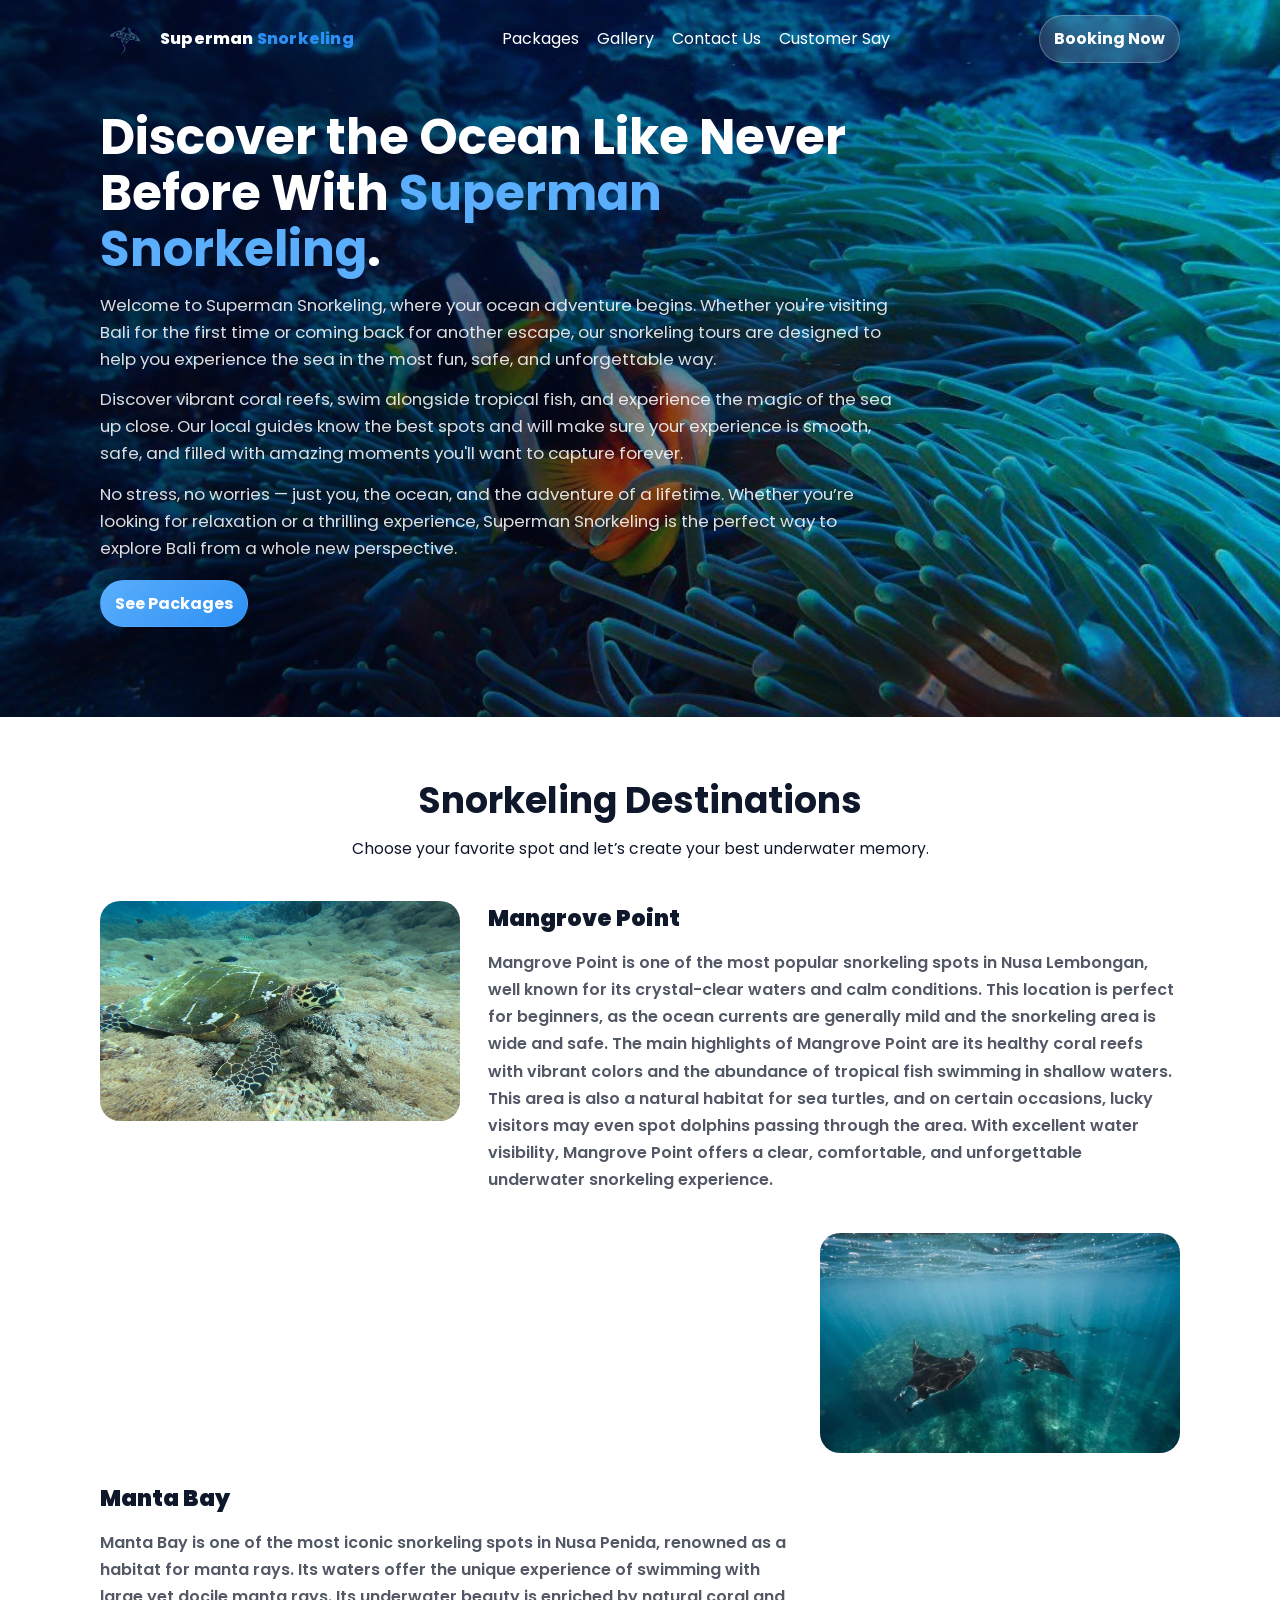
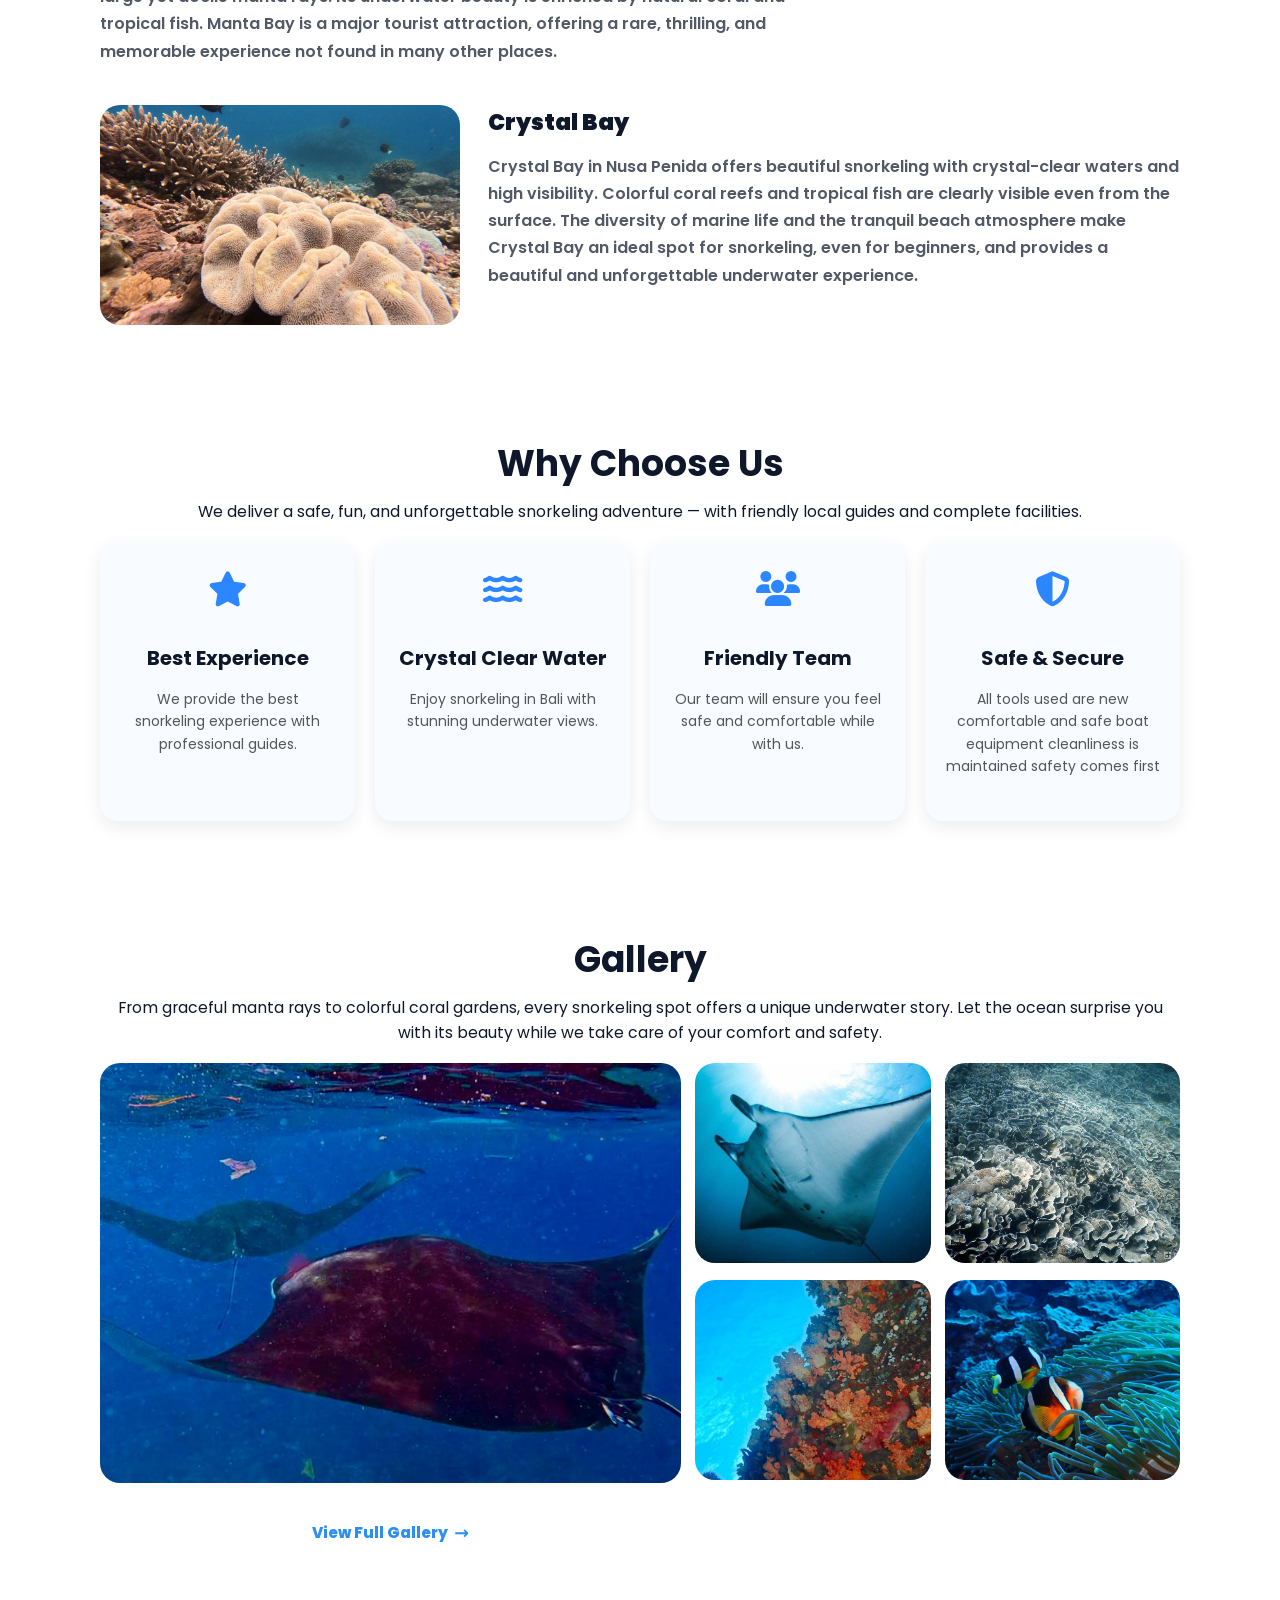
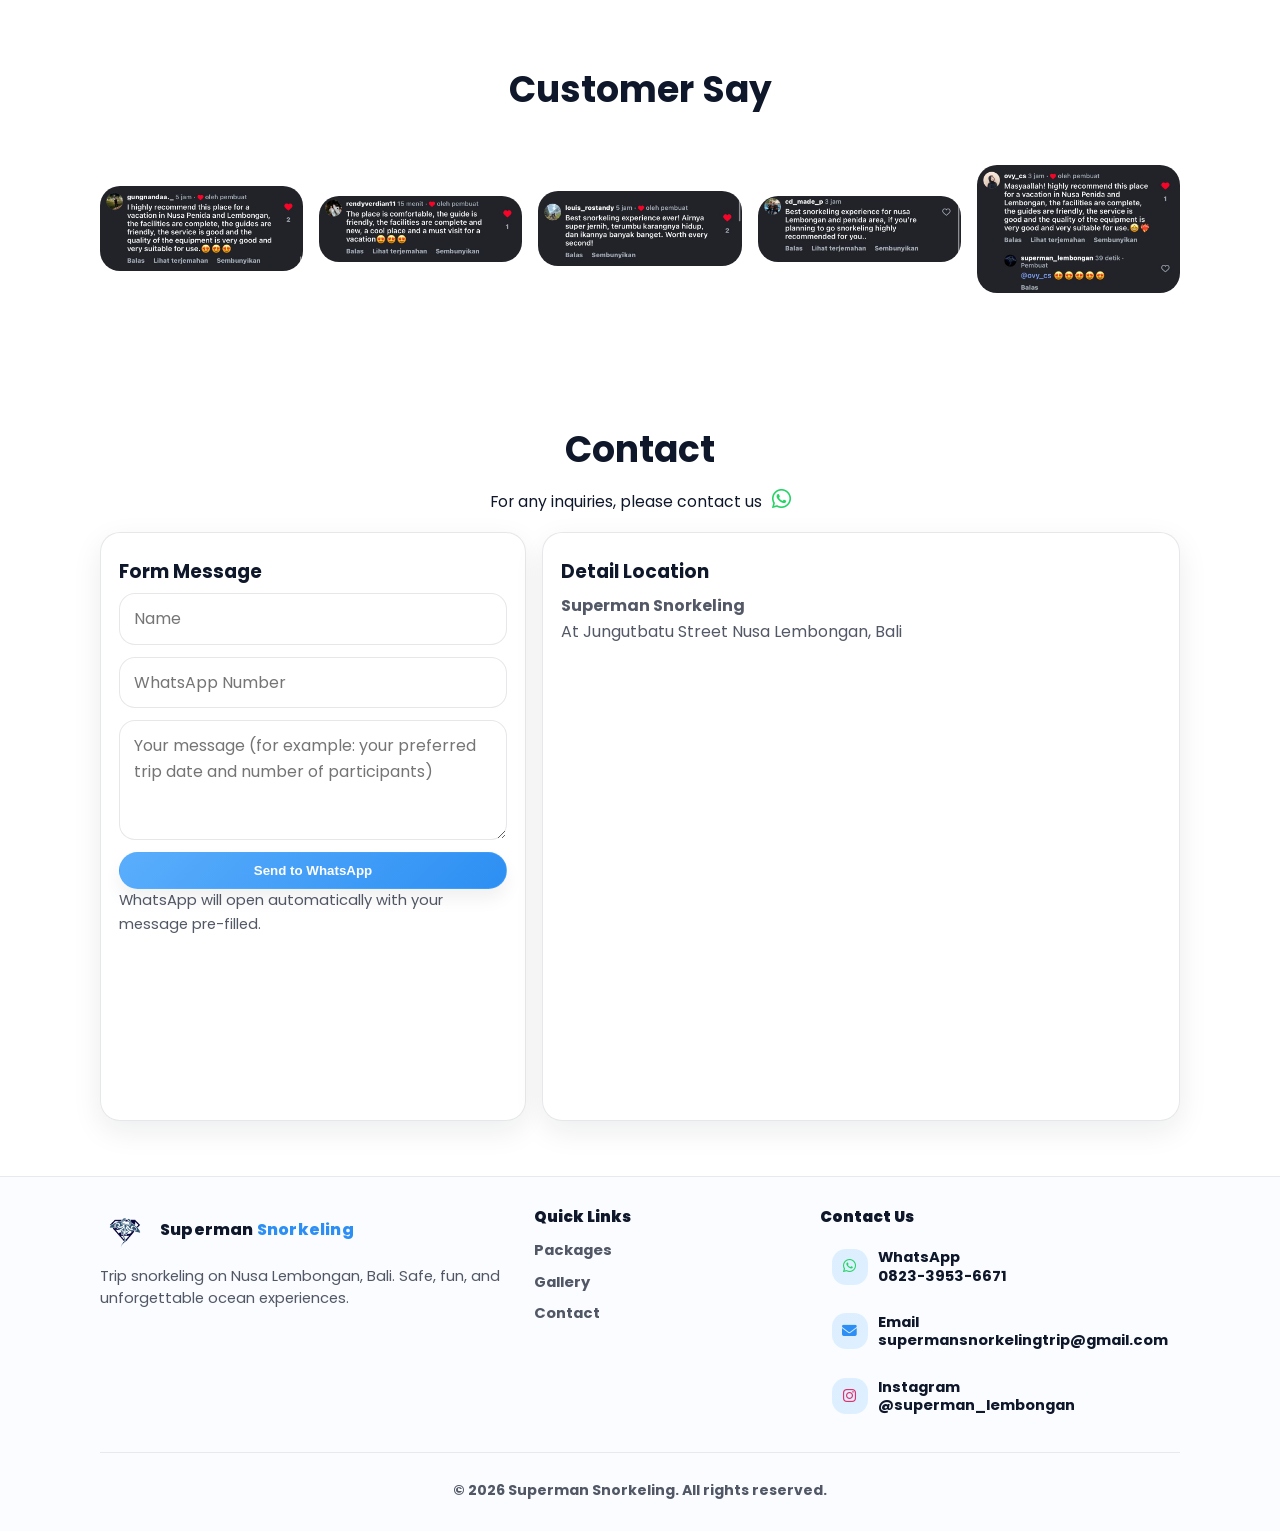
<file: index.html>
<!DOCTYPE html>
<html lang="id">
<head>
  <meta charset="UTF-8" />
  <meta name="viewport" content="width=device-width, initial-scale=1.0" />
  <title>Superman Snorkeling </title>
  <meta name="description" content="Superman Snorkeling menyediakan trip snorkeling di Nusa Lembongan, Bali." />
  <link rel="stylesheet" href="style.css" />
  <link rel="stylesheet" href="https://cdnjs.cloudflare.com/ajax/libs/font-awesome/6.5.0/css/all.min.css">
  <link rel="preconnect" href="https://fonts.googleapis.com">
  <link rel="preconnect" href="https://fonts.gstatic.com" crossorigin>
  <link href="https://fonts.googleapis.com/css2?family=Poppins:wght@400;600;700;800&display=swap" rel="stylesheet">

</head>
<body>
  <header>
    <div class="container">
      <div class="nav">
        <a class="brand" href="#home" aria-label="Superman Snorkeling">
          <span class="logo" aria-hidden="true">
            <img src="image/IMG_1567.PNG" alt="Superman Snorkeling Logo" width="40" height="40">
          </span>
          <span>
            Superman <span class="brand-accent">Snorkeling</span>
          </span>
        </a>

        <nav aria-label="Navigasi">
          <ul>
            <li><a href="packages.html">Packages</a></li>
            <li><a href="gallery.html">Gallery</a></li>
            <li><a href="#contact">Contact Us</a></li>
            <li><a href="#testimoni">Customer Say</a></li>
          </ul>
        </nav>

        <div class="actions">
          <a class="btn primary" href="#contact">Booking Now</a>
          <button class="btn icon menu-toggle" id="menuToggle" aria-label="Buka menu" aria-expanded="false">
            <span aria-hidden="true">☰</span>
          </button>
        </div>
      </div>

      <div class="mobile-menu" id="mobileMenu">
        <a href="packages.html">Packages</a>
        <a href="gallery.html">Gallery</a>
        <a href="#contact">Contact Us</a>
        <a href="#testimoni">Customer Say</a>
      </div>
    </div>
  </header>

  <main id="home">
    <!-- HERO -->
    <section class="hero hero-bg">

      <div class="hero-bg-slider hero-slider">
            <div class="slides">
              <img src="image/delapan.jpeg" alt="" class="active">
              <img src="image/sembilan.jpeg" alt="">
              <img src="image/tiga.jpeg" alt="">
              <img src="image/satu.jpeg" alt="">
            </div>
      </div>

      <div class="hero-overlay"></div>

      <div class="container hero-content">
        <div class="hero-text">
            <h1>Discover the Ocean Like Never Before With <span>Superman Snorkeling</span>.</h1>

            <p class="lead">Welcome to Superman Snorkeling, where your ocean adventure begins. Whether you're visiting Bali for the first time or coming back for another escape, our snorkeling tours are designed to help you experience the sea in the most fun, safe, and unforgettable way.</p> 
            <p class="lead">Discover vibrant coral reefs, swim alongside tropical fish, and experience the magic of the sea up close. Our local guides know the best spots and will make sure your experience is smooth, safe, and filled with amazing moments you'll want to capture forever.</p>
            <p class="lead">No stress, no worries — just you, the ocean, and the adventure of a lifetime. Whether you’re looking for relaxation or a thrilling experience, Superman Snorkeling is the perfect way to explore Bali from a whole new perspective.</p>
           
            <div class="hero-cta">
              <a class="btn primary" href="packages.html">See Packages</a>
            </div>
          </div>

      </div>
    </section>


<!--TEMPAT-->

    <!-- DESTINATIONS -->
    <section id="destinations" class="section">
      <div class="container">
        
        <div class="section-title">
          <h2>Snorkeling Destinations</h2>
          <p class="section-subtitle">
            Choose your favorite spot and let’s create your best underwater memory.
          </p>
        </div>

        <div class="destination">

          <!-- Card 1 -->
          <div class="destination-card dest-1">
            <img src="image/mangrove.jpeg" alt="Mangrove Point">
            <div class="destination-content">
              <h3>Mangrove Point</h3>
              <p>
                Mangrove Point is one of the most popular snorkeling spots in Nusa Lembongan, well known for its crystal-clear waters and calm conditions. This location is perfect for beginners, as the ocean currents are generally mild and the snorkeling area is wide and safe.
                The main highlights of Mangrove Point are its healthy coral reefs with vibrant colors and the abundance of tropical fish swimming in shallow waters. This area is also a natural habitat for sea turtles, and on certain occasions, lucky visitors may even spot dolphins passing through the area.
                With excellent water visibility, Mangrove Point offers a clear, comfortable, and unforgettable underwater snorkeling experience.
              </p>
            </div>
          </div>

          <!-- Card 2 -->
          <div class="destination-card dest-2">
            <img src="image/tiga.jpeg" alt="Manta Bay">
            <div class="destination-content">
              <h3>Manta Bay</h3>
              <p>
                Manta Bay is one of the most iconic snorkeling spots in Nusa Penida, renowned as a habitat for manta rays. 
                Its waters offer the unique experience of swimming with large yet docile manta rays. 
                Its underwater beauty is enriched by natural coral and tropical fish.
                Manta Bay is a major tourist attraction, offering a rare, thrilling, and memorable experience not found in many other places.
              </p>
            </div>
          </div>

          <!-- Card 3 -->
          <div class="destination-card dest-1">
            <img src="image/crystal.jpeg" alt="Crystal Bay">
            <div class="destination-content">
              <h3>Crystal Bay</h3>
              <p>
                Crystal Bay in Nusa Penida offers beautiful snorkeling with crystal-clear waters and high visibility. 
                Colorful coral reefs and tropical fish are clearly visible even from the surface. 
                The diversity of marine life and the tranquil beach atmosphere make Crystal Bay an ideal spot for snorkeling, even for beginners, and provides a beautiful and unforgettable underwater experience.
              </p>
            </div>
          </div>

        </div>

      </div>
    </section>


    <!--WHY CHOOSE US-->
    <section id="Why">
      <div class="container">
          <div class="section-title">
            <div>
              <h2>Why Choose Us</h2>
            </div>
             <p class="section-subtitle">
              We deliver a safe, fun, and unforgettable snorkeling adventure — with friendly local guides and complete facilities.             </p>
          </div>

        <div class="why-container">
          <div class="why-box">
            <i class="fas fa-star"></i>
            <h3>Best Experience</h3>
            <p>We provide the best snorkeling experience with professional guides.</p>
          </div>

          <div class="why-box">
            <i class="fas fa-water"></i>
            <h3>Crystal Clear Water</h3>
            <p>Enjoy snorkeling in Bali with stunning underwater views.</p>
          </div>

          <div class="why-box">
            <i class="fas fa-users"></i>
            <h3>Friendly Team</h3>
            <p>Our team will ensure you feel safe and comfortable while with us.</p>
          </div>

          <div class="why-box">
            <i class="fas fa-shield-alt"></i>
            <h3>Safe & Secure</h3>
            <p>All tools used are new comfortable and safe boat equipment cleanliness is maintained safety comes first</p>
          </div>
      </div>
    </section>



    <!-- GALLERY -->
    <section id="gallery">
      <div class="container">
        <div class="section-title">
          <div>
            <h2>Gallery</h2>
          </div>
          <p class="section-subtitle">
            From graceful manta rays to colorful coral gardens, every snorkeling spot offers a unique underwater story. Let the ocean surprise you with its beauty while we take care of your comfort and safety.
          </p>
        </div>

        <div class="gallery">
          <div class="big">
            <img src="image/dua.jpeg" alt="Main snorkeling photo in Nusa Lembongan">
          </div>

          <div class="gallery-smalls">
            <div class="small">
              <img src="image/empat.jpeg" alt="Snorkeling photo 2">
            </div>

            <div class="small">
              <img src="image/satu.jpeg" alt="Snorkeling photo 7">
            </div>

            <div class="small">
              <img src="image/tujuh.jpeg" alt="Snorkeling photo 7">
            </div>

            <div class="small">
              <img src="image/delapan.jpeg" alt="Snorkeling photo 6">
            </div>

          </div>

          <div class="center-btn">
            <a class="gallery-link" href="gallery.html">
              View Full Gallery <span aria-hidden="true">→</span>
            </a>
          </div>


        </div>
      </div>
    </section>



    
    <section id="testimoni">
      <div class="container">
        <div class="section-title">
          <div>
            <h2>Customer Say</h2>
          </div>
          <div class="testi">
            <div class="small">
              <img src="image/testi 1.jpeg" alt="testimoni says">
              <img src="image/testi 2.jpeg" alt="testimoni Customer">
              <img src="image/testi 3.jpeg" alt="testimoni snorkeling">
              <img src="image/testi 4.jpeg" alt="testimoni Customer">
              <img src="image/testi 5.jpeg" alt="testimoni snorkeling">
            </div>
          </div>
        </div>
      </div>
    </section>

    
    <!-- CONTACT -->
    <section id="contact">
      <div class="container">
        <div class="section-title">
          <div>
            <h2>Contact</h2>
            <div class="contact-subtitle">
              <p>For any inquiries, please contact us</p>
              <a href="https://wa.me/6282339536671" target="_blank" class="wa-icon">
                 <i class="fa-brands fa-whatsapp"></i>
              </a>
            </div>
          </div>
        </div>

        <div class="contact">
          
          <div class="card">
            <h3>Form Message</h3>
            <form id="contactForm">
              <input name="name" placeholder="Name" required />
              <input name="phone" placeholder="WhatsApp Number" required />
              <textarea name="message" placeholder="Your message (for example: your preferred trip date and number of participants)" required></textarea>
              <button class="btn primary" type="submit">Send to WhatsApp</button>
            </form>
            <p class="hint">WhatsApp will open automatically with your message pre-filled.</p>
          </div>

          <div class="card">
            <h3>Detail Location</h3>
            <p class="muted"><b>Superman Snorkeling</b></p>
            <p class="muted"> At Jungutbatu Street Nusa Lembongan, Bali</p>
            <div class="map-box">
              <iframe src="https://www.google.com/maps/embed?pb=!1m17!1m12!1m3!1d3944.2628666536066!2d115.44621987501456!3d-8.666532191381044!2m3!1f0!2f0!3f0!3m2!1i1024!2i768!4f13.1!3m2!1m1!2zOMKwMzknNTkuNSJTIDExNcKwMjYnNTUuNyJF!5e0!3m2!1sid!2sid!4v1767708345465!5m2!1sid!2sid" 
              width="600" 
              height="450" 
              style="border:0;" 
              allowfullscreen=""
              loading="lazy" 
              referrerpolicy="no-referrer-when-downgrade">
              </iframe>
            </div>
          </div>
        </div>
      </div>
    </section>
  </main>

  <footer class="footer">
        <div class="container">

          <div class="footer-grid">

            <!-- LEFT: BRAND -->
            <div class="footer-brand">
              <div class="brand">
                <span class="logo" aria-hidden="true">
                  <img src="image/IMG_1567.PNG" alt="Superman Snorkeling Logo" width="40" height="40">
                </span>
                <span>Superman <span class="brand-accent">Snorkeling</span></span>
              </div>
              <p class="footer-desc">
                Trip snorkeling on Nusa Lembongan, Bali. Safe, fun, and unforgettable ocean experiences.
              </p>
            </div>

            <!-- MIDDLE: QUICK LINKS -->
            <div class="footer-links">
              <h4>Quick Links</h4>
              <a href="packages.html">Packages</a>
              <a href="gallery.html">Gallery</a>
              <a href="#contact">Contact</a>
            </div>

            <!-- RIGHT: CONTACT -->
            <div class="footer-contact">
              <h4>Contact Us</h4>

              <a class="footer-item" href="https://wa.me/6282339536671" target="_blank" rel="noopener">
                <span class="footer-icon"><i class="fa-brands fa-whatsapp"></i></span>
                <span><b>WhatsApp</b><br>0823-3953-6671</span>
              </a>

              <a class="footer-item" href="mailto:supermansnorkelingtrip@gmail.com">
                <span class="footer-icon"><i class="fa-solid fa-envelope"></i></span>
                <span><b>Email</b><br>supermansnorkelingtrip@gmail.com</span>
              </a>

              <a class="footer-item" href="https://www.instagram.com/superman_lembongan?igsh=b2J5N3ZzbThrOWJj&utm_source=qr" target="_blank" rel="noopener">
                <span class="footer-icon"><i class="fa-brands fa-instagram"></i></span>
                <span><b>Instagram</b><br>@superman_lembongan</span>
              </a>

            </div>
          </div>

          <div class="footer-bottom">
            <p>© <span id="year"></span> Superman Snorkeling. All rights reserved.</p>
          </div>

        </div>
  </footer>

  <script src="script.js"></script>
</body>
</html>
</file>
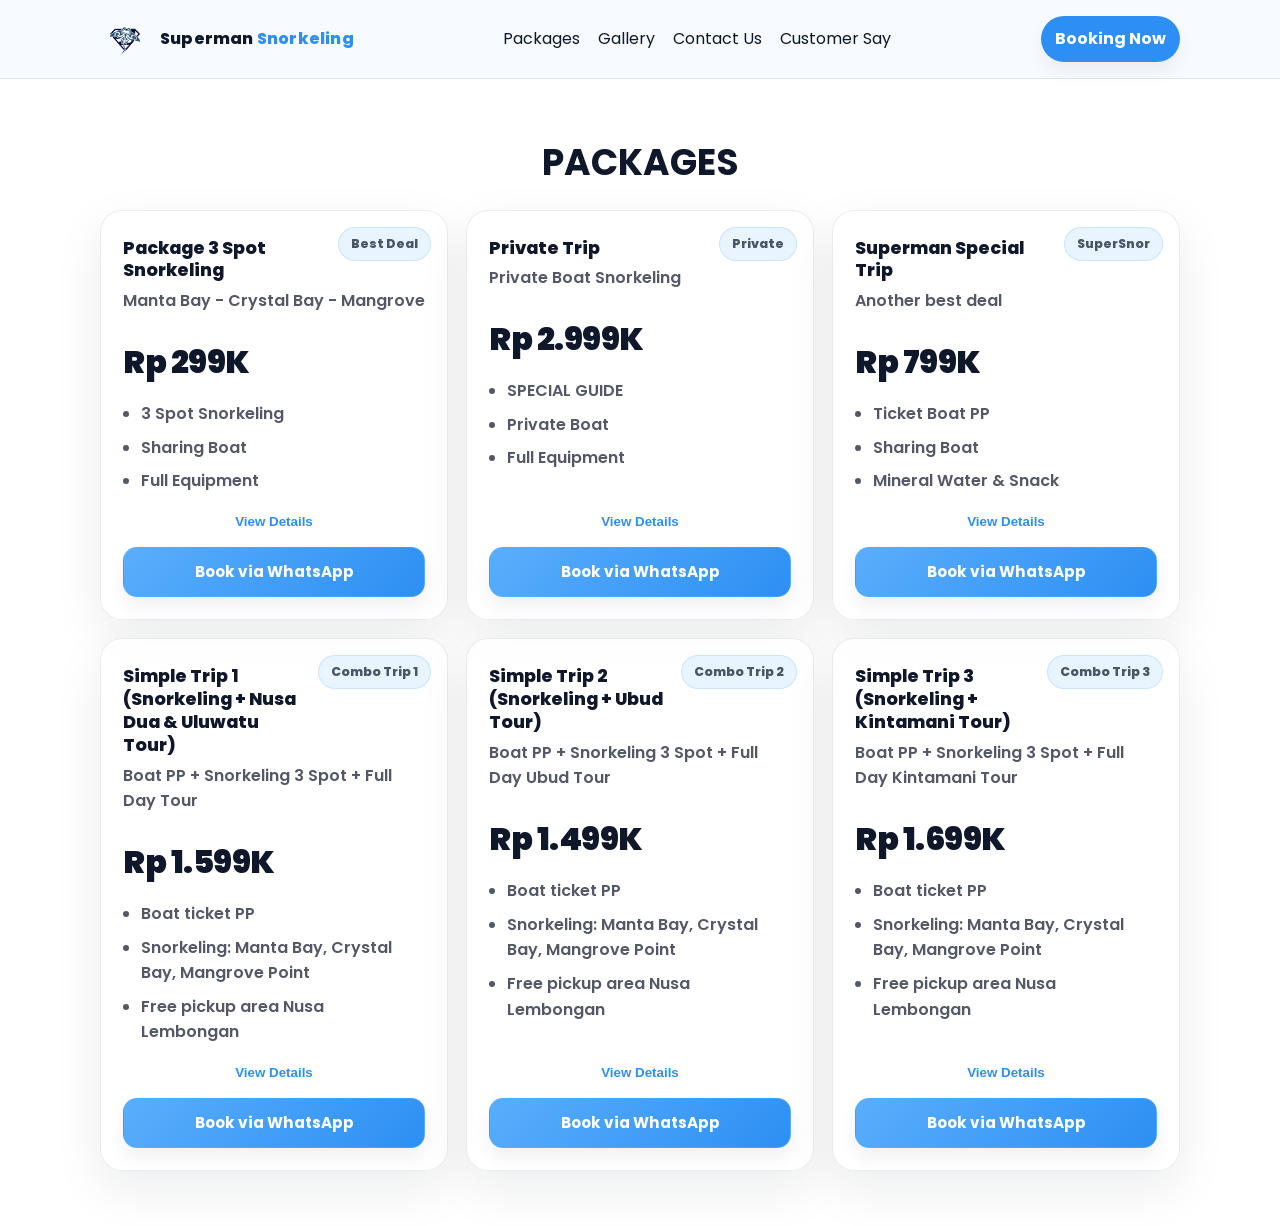
<file: packages.html>
<!DOCTYPE html>
<html lang="id">
<head>
  <meta charset="UTF-8" />
  <meta name="viewport" content="width=device-width, initial-scale=1.0" />
  <title>Packages | Superman Snorkeling</title>
  <meta name="description" content="Packages snorkeling Superman Snorkeling di Nusa Lembongan, Bali." />

  <link rel="preconnect" href="https://fonts.googleapis.com">
  <link rel="preconnect" href="https://fonts.gstatic.com" crossorigin>
  <link href="https://fonts.googleapis.com/css2?family=Poppins:wght@400;600;700;800&display=swap" rel="stylesheet">
  <link rel="stylesheet" href="https://cdnjs.cloudflare.com/ajax/libs/font-awesome/6.5.0/css/all.min.css">

  <link rel="stylesheet" href="style.css" />
</head>

<body class="page-packages">
<header>
    <div class="container">
      <div class="nav">
        <a class="brand" href="index.html" aria-label="Superman Snorkeling">
          <span class="logo" aria-hidden="true">
            <img src="image/IMG_1567.PNG" alt="Superman Snorkeling Logo" width="40" height="40">
          </span>
          <span>
            Superman <span class="brand-accent">Snorkeling</span>
          </span>
        </a>

        <nav aria-label="Navigasi">
          <ul>
            <li><a href="packages.html">Packages</a></li>
            <li><a href="gallery.html">Gallery</a></li>
            <li><a href="index.html#contact">Contact Us</a></li>
            <li><a href="index.html#testimoni">Customer Say</a></li>
          </ul>
        </nav>

        <div class="actions">
          <a class="btn primary" href="index.html#contact">Booking Now</a>
          <button class="btn icon menu-toggle" id="menuToggle" aria-label="Buka menu" aria-expanded="false">
            <span aria-hidden="true">☰</span>
          </button>
        </div>
      </div>

      <div class="mobile-menu" id="mobileMenu">
        <a href="packages.html">Packages</a>
        <a href="gallery.html">Gallery</a>
        <a href="index.html">Contact Us</a>
        <a href="index.html">Customer Say</a>
      </div>
    </div>
  </header>

  <!-- PACKAGES -->
  <section id="packages">
    <div class="container">
      <div class="section-title">
        <h2>PACKAGES</h2>
      </div>

      <div class="packages">

        <!-- 1) Package 3 Spot -->
        <div class="card package">
          <span class="tag">Best Deal</span>
          <h3>Package 3 Spot Snorkeling</h3>
          <p class="muted">Manta Bay - Crystal Bay - Mangrove</p>
          <div class="price">Rp 299K</div>
          <ul>
            <li>3 Spot Snorkeling</li>
            <li>Sharing Boat</li>
            <li>Full Equipment</li>
          </ul>

          <button class="details-btn" data-modal="modal-spot3">View Details</button>

          <div class="card-actions">
            <a class="btn primary wa-btn" href="#"
              data-package="Package 3 Spot Snorkeling"
              data-price="Rp 299K"
              data-spots="Manta Bay - Crystal Bay - Mangrove">
              Book via WhatsApp
            </a>
          </div>
        </div>

        <!-- 2) Private Trip -->
        <div class="card package">
          <span class="tag">Private</span>
          <h3>Private Trip</h3>
          <p class="muted">Private Boat Snorkeling</p>
          <div class="price">Rp 2.999K</div>
          <ul>
            <li>SPECIAL GUIDE</li>
            <li>Private Boat</li>
            <li>Full Equipment</li>
          </ul>

          <button class="details-btn" data-modal="modal-private">View Details</button>

          <div class="card-actions">
            <a class="btn primary wa-btn" href="#"
              data-package="Private Trip"
              data-price="Rp 2.999K"
              data-spots="Private Boat + Free Request Spot">
              Book via WhatsApp
            </a>
          </div>
        </div>

        <!-- 3) Superman Special Trip -->
        <div class="card package">
          <span class="tag">SuperSnor</span>
          <h3>Superman Special Trip</h3>
          <p class="muted">Another best deal</p>
          <div class="price">Rp 799K</div>
          <ul>
            <li>Ticket Boat PP</li>
            <li>Sharing Boat</li>
            <li>Mineral Water & Snack</li>
          </ul>

          <button class="details-btn" data-modal="modal-special">View Details</button>

          <div class="card-actions">
            <a class="btn primary wa-btn" href="#"
              data-package="Superman Special Trip"
              data-price="Rp 799K"
              data-spots="Ticket Boat PP + Free Documentations">
              Book via WhatsApp
            </a>
          </div>
        </div>

        <!-- 4) Combo Trip 1 -->
        <div class="card package featured">
          <span class="tag">Combo Trip 1</span>
          <h3>Simple Trip 1 (Snorkeling + Nusa Dua & Uluwatu Tour)</h3>
          <p class="muted">Boat PP + Snorkeling 3 Spot + Full Day Tour</p>
          <div class="price">Rp 1.599K</div>
          <ul>
            <li>Boat ticket PP</li>
            <li>Snorkeling: Manta Bay, Crystal Bay, Mangrove Point</li>
            <li>Free pickup area Nusa Lembongan</li>
          </ul>

          <button class="details-btn" data-modal="modal-trip1">View Details</button>

          <div class="card-actions">
            <a class="btn primary wa-btn" href="#"
              data-package="Simple Trip 1 (Snorkeling + Nusa Dua & Uluwatu Tour)"
              data-price="Rp 1.599K"
              data-spots="Manta Bay - Crystal Bay - Mangrove Point">
              Book via WhatsApp
            </a>
          </div>
        </div>

        <!-- 5) Combo Trip 2 -->
        <div class="card package">
          <span class="tag">Combo Trip 2</span>
          <h3>Simple Trip 2 (Snorkeling + Ubud Tour)</h3>
          <p class="muted">Boat PP + Snorkeling 3 Spot + Full Day Ubud Tour</p>
          <div class="price">Rp 1.499K</div>
          <ul>
            <li>Boat ticket PP</li>
            <li>Snorkeling: Manta Bay, Crystal Bay, Mangrove Point</li>
            <li>Free pickup area Nusa Lembongan</li>
          </ul>

          <button class="details-btn" data-modal="modal-trip2">View Details</button>

          <div class="card-actions">
            <a class="btn primary wa-btn" href="#"
              data-package="Simple Trip 2 (Snorkeling + Ubud Tour)"
              data-price="Rp 1.499K"
              data-spots="Manta Bay - Crystal Bay - Mangrove Point">
              Book via WhatsApp
            </a>
          </div>
        </div>

        <!-- 6) Combo Trip 3 -->
        <div class="card package">
          <span class="tag">Combo Trip 3</span>
          <h3>Simple Trip 3 (Snorkeling + Kintamani Tour)</h3>
          <p class="muted">Boat PP + Snorkeling 3 Spot + Full Day Kintamani Tour</p>
          <div class="price">Rp 1.699K</div>
          <ul>
            <li>Boat ticket PP</li>
            <li>Snorkeling: Manta Bay, Crystal Bay, Mangrove Point</li>
            <li>Free pickup area Nusa Lembongan</li>
          </ul>

          <button class="details-btn" data-modal="modal-trip3">View Details</button>

          <div class="card-actions">
            <a class="btn primary wa-btn" href="#"
              data-package="Simple Trip 3 (Snorkeling + Kintamani Tour)"
              data-price="Rp 1.699K"
              data-spots="Manta Bay - Crystal Bay - Mangrove Point">
              Book via WhatsApp
            </a>
          </div>
        </div>

      </div>
    </div>
  </section>


  <!-- =========================
       MODALS (DETAILS POPUP)
  ========================= -->

  <dialog id="modal-spot3" class="modal">
    <div class="modal-box">
      <button class="modal-x" type="button" aria-label="Close">&times;</button>
      <h3>Package 3 Spot Snorkeling</h3>
      <p class="muted">Snorkeling Facilities</p>
      <ul>
        <li>Guide & Briefing Safety</li>
        <li>Mineral Water & Snack</li>
        <li>Towel</li>
        <li>Free Pick Up Jungutbatu Area</li>
      </ul>
      <button class="modal-book wa-modal"
        data-package="Private Trip"
        data-price="Rp 2.999K"
        data-spots="Private Boat + Free Request Spot">
        Book via WhatsApp
      </button>

    </div>
  </dialog>

  <dialog id="modal-private" class="modal">
    <div class="modal-box">
      <button class="modal-x" type="button" aria-label="Close">&times;</button>
      <h3>Private Trip</h3>
      <p class="muted">Snorkeling Facilities</p>
      <ul>
        <li>Mineral Water & Snack</li>
        <li>Towel</li>
        <li>Free Pick Up Jungutbatu Area</li>
        <li>Free to Request Your Spot</li>
        <li>Free Documentations</li>
      </ul>
      <button class="modal-book wa-modal"
        data-package="Private Trip"
        data-price="Rp 2.999K"
        data-spots="Private Boat + Free Request Spot">
        Book via WhatsApp
      </button>

    </div>
  </dialog>

  <dialog id="modal-special" class="modal">
    <div class="modal-box">
      <button class="modal-x" type="button" aria-label="Close">&times;</button>
      <h3>Superman Special Trip</h3>
      <p class="muted">Snorkeling Facilities</p>
      <ul>
        <li>Towel</li>
        <li>Full Equipment</li>
        <li>Free Guide</li>
        <li>Free Pick Up Jungutbatu Area</li>
        <li>Free Documentations</li>
      </ul>
      <button class="modal-book wa-modal"
        data-package="Private Trip"
        data-price="Rp 2.999K"
        data-spots="Private Boat + Free Request Spot">
        Book via WhatsApp
      </button>

    </div>
  </dialog>

  <dialog id="modal-trip1" class="modal">
    <div class="modal-box">
      <button class="modal-x" type="button" aria-label="Close">&times;</button>
      <h3>Simple Trip 1 (Snorkeling + Nusa Dua & Uluwatu Tour)</h3>

      <h4>Snorkeling Facilities</h4>
      <ul>
        <li>Towel</li>
        <li>Guide</li>
        <li>Full Equipment</li>
        <li>Sharing Boat</li>
        <li>Free Mineral Water & Fruit</li>
      </ul>

      <h4>Nusa Dua – Uluwatu Tour</h4>
      <ul>
        <li>Pick up Sanur at 9:30 A.M</li>
        <li>Visit Nusa Dua Beach (Water Sports)</li>
        <li>Lunch at local restaurant</li>
        <li>Visit GWK Culture Park</li>
        <li>Visit Southern Beach options (Padang Padang / Blue Point / Pandawa / Melasti etc.)</li>
        <li>Visit Uluwatu Temple (Cliff View)</li>
        <li>Watch Kecak & Fire Dance at Melasti Beach</li>
        <li>Seafood dinner at Jimbaran Beach</li>
        <li>Back to hotel</li>
      </ul>

      <p class="note">Note: Not include hotel, lunch payment, and entry tickets.</p>

      <button class="modal-book wa-modal"
        data-package="Private Trip"
        data-price="Rp 2.999K"
        data-spots="Private Boat + Free Request Spot">
        Book via WhatsApp
      </button>

    </div>
  </dialog>

  <dialog id="modal-trip2" class="modal">
    <div class="modal-box">
      <button class="modal-x" type="button" aria-label="Close">&times;</button>
      <h3>Simple Trip 2 (Snorkeling + Ubud Tour)</h3>

      <h4>Snorkeling Facilities</h4>
      <ul>
        <li>Towel</li>
        <li>Guide</li>
        <li>Full Equipment</li>
        <li>Sharing Boat</li>
        <li>Free Mineral Water & Fruit</li>
      </ul>

      <h4>Ubud Tour</h4>
      <ul>
        <li>Pick Up Hotel / Sanur Harbor at 8:15 A.M</li>
        <li>Watch Barong & Keris Dance (9:30–10:30)</li>
        <li>Art villages: Batubulan (Batik), Celuk (Silver/Gold), Batuan (Painting), Mas (Woodcarving)</li>
        <li>Visit Coffee Fruits Plantation</li>
        <li>Visit Monkey Forest</li>
        <li>Visit Tegalalang Rice Terraces</li>
        <li>Bali Swing Ubud</li>
      </ul>

      <h4>More Trip Options</h4>
      <ul>
        <li>ATV Adventure</li>
        <li>White Water Rafting Ayung River</li>
        <li>Bali Bird Park</li>
        <li>Bali Zoo</li>
      </ul>

      <p class="note">Note: Not include hotel, lunch payment, and entry tickets.</p>

      <button class="modal-book wa-modal"
        data-package="Private Trip"
        data-price="Rp 2.999K"
        data-spots="Private Boat + Free Request Spot">
        Book via WhatsApp
      </button>

    </div>
  </dialog>

  <dialog id="modal-trip3" class="modal">
    <div class="modal-box">
      <button class="modal-x" type="button" aria-label="Close">&times;</button>
      <h3>Simple Trip 3 (Snorkeling + Kintamani Tour)</h3>

      <h4>Snorkeling Facilities</h4>
      <ul>
        <li>Towel</li>
        <li>Guide</li>
        <li>Full Equipment</li>
        <li>Sharing Boat</li>
        <li>Free Mineral Water & Fruit</li>
      </ul>

      <h4>Kintamani Tour</h4>
      <ul>
        <li>Pick up Hotel at 8:00 A.M</li>
        <li>Watch Barong & Keris Dance (9:30–10:30)</li>
        <li>Visit Coffee Fruits Plantation</li>
        <li>Visit Kintamani (Mount Batur & Lake Batur View)</li>
        <li>Buffet Lunch with Mount Batur View</li>
        <li>Visit Tirta Empul Temple</li>
        <li>Visit Tegalalang Rice Terraces</li>
        <li>Back to Hotel</li>
      </ul>

      <p class="note">Note: Not include hotel, lunch payment, and entry tickets.</p>

      <button class="modal-book wa-modal"
        data-package="Private Trip"
        data-price="Rp 2.999K"
        data-spots="Private Boat + Free Request Spot">
        Book via WhatsApp
      </button>

    </div>
  </dialog>



  <!-- =========================
       JS (MODAL + WHATSAPP)
  ========================= -->
  <script>
  // === MODAL OPEN ===
  document.querySelectorAll(".details-btn").forEach(btn => {
    btn.addEventListener("click", () => {
      const modalId = btn.dataset.modal;
      document.getElementById(modalId).showModal();
    });
  });

  // === MODAL CLOSE ===
  document.querySelectorAll(".close-modal").forEach(btn => {
    btn.addEventListener("click", () => {
      btn.closest("dialog").close();
    });
  });

  // close modal when click outside
  document.querySelectorAll("dialog").forEach(dialog => {
    dialog.addEventListener("click", (e) => {
      if (e.target === dialog) dialog.close();
    });
  });

  // === WHATSAPP BOOKING ===
  const phoneNumber = "6282339536671";

  function openWhatsApp(btn){
    const pkg = btn.dataset.package || "";
    const price = btn.dataset.price || "";
    const spots = btn.dataset.spots || "";

    const message =
      `Hi Superman Snorkeling 👋\n\n` +
      `I want to book:\n` +
      `Package: ${pkg}\n` +
      `Price: ${price}\n` +
      `Spots: ${spots}\n\n` +
      `Trip date: \n` +
      `Number of participants: `;

    const url = `https://wa.me/${phoneNumber}?text=${encodeURIComponent(message)}`;
    window.open(url, "_blank");
  }

  // klik dari card (a.wa-btn)
  document.querySelectorAll(".wa-btn").forEach(btn => {
    btn.addEventListener("click", (e) => {
      e.preventDefault();
      openWhatsApp(btn);
    });
  });

  // klik dari modal (button.wa-modal) kalau kamu pakai itu
  document.querySelectorAll(".wa-modal").forEach(btn => {
    btn.addEventListener("click", () => {
      openWhatsApp(btn);
    });
  });


  document.querySelectorAll(".modal-x").forEach(btn => {
  btn.addEventListener("click", () => {
    btn.closest("dialog").close();
  });
});

</script>
</file>
<file: style.css>
/* ===== Base ===== */
:root{
  --bg: #f7fbff;
  --card: rgba(255,255,255,.75);
  --stroke: rgba(15, 23, 42, .10);
  --text: #0f172a;
  --muted: rgba(15, 23, 42, .72);
  --primary: #5aaefc; /* soft blue */
  --primary-2: #2d8ff3;
  --accent: #a9dbff;
  --shadow: 0 10px 30px rgba(15,23,42,.08);
  --radius: 20px;
  --max: 1120px;
}
*{box-sizing:border-box}
html{scroll-behavior:smooth}
body{
  margin:0;
  font-family: 'Poppins', ui-sans-serif, system-ui, -apple-system, Segoe UI, Roboto, Helvetica, Arial;
  color:var(--text);
  background-size: cover;
  background-position: center;
  background-repeat: no-repeat;
  background-attachment: scroll;
  line-height:1.6;
}
main{
  overflow: hidden;              /* penting biar blur ke-clip */
  background-clip: padding-box;  /* biar lebih rapi */
  -webkit-backdrop-filter: blur(10px); /* iOS */
  backdrop-filter: blur(10px);
}

a{color:inherit; text-decoration:none}
.container{max-width:var(--max); margin:0 auto; padding:0 20px}

.brand-accent{color: var(--primary-2)}
.hero-accent{color: var(--primary-2)}
.muted{color: var(--muted)}

@media (max-width: 768px){
  body{
    background-position: center top; 
    background-attachment: scroll;   /* jangan fixed */
  }
}
@media (max-width: 768px){
  main{
    margin: 0;            
    border-radius: ;
    background: rgba(255,255,255,0.82);
  }
}


header{
  position: fixed;             
  top: 0;
  left: 0;
  width: 100%;
  z-index: 9999;
  transition: transform .25s ease, opacity .25s ease;

  background: transparent;     
  border-bottom: 0;
  box-shadow: none;
  backdrop-filter: none;        
}

header.hide{
  transform: translateY(-120%);
  opacity: 0;
  pointer-events: none;
}


.nav{
  display:flex;
  align-items:center;
  justify-content:space-between;
  gap:12px;
  padding:14px 0;
}


header .brand,
header nav a{
  color: #fff;
}

/* hover/active */
header nav a:hover{
  color: rgba(255,255,255,.85);
}

header .nav{
  width: 100%;
  min-width: 0;
}

header nav ul{
  display: flex;
  gap: 18px;
  align-items: center;
  margin: 0;
  padding: 0;
  list-style: none;
}

.brand{
  display:flex;
  align-items:center;
  gap:10px;
  font-weight:800;
  letter-spacing:.2px;
  text-decoration: none;
}

.logo{
  width: 50px;
  height: 50px;
  border-radius: 12px;
  place-items: center;
  overflow: hidden;
}
.logo img{
  width: 100%;
  height: 100%;
  object-fit: cover;
  display: block;
}

header .btn.primary{
  background: rgba(255,255,255,.14);
  border: 1px solid rgba(255,255,255,.25);
  color: #fff;
  backdrop-filter: blur(10px);
}

header .btn.icon{
  background: rgba(255,255,255,.14);
  border: 1px solid rgba(255,255,255,.25);
  color: #fff;
  backdrop-filter: blur(10px);
}


.mobile-menu{
  position: absolute;
  top: 100%;
  right: 0;
  left: 0;

  display: none;                
  margin: 10px 0 0;
  padding: 12px;

  background: rgba(2,6,23,.55);
  border: 1px solid rgba(255,255,255,.18);
  backdrop-filter: blur(12px);
  border-radius: 16px;

  z-index: 9999;
}

.mobile-menu a{
  display: block;
  padding: 10px 8px;
  color: #fff;
  text-decoration: none;
}

.mobile-menu a:hover{
  background: rgba(255,255,255,.10);
  border-radius: 12px;
}


.mobile-menu.show{
  display: block;
}


.hero.hero-bg{
  padding-top: 160px; 
}

@media (max-width: 900px){
  header .nav{
    padding: 10px 0;
    gap: 10px;
  }

  
  header .brand{
    min-width: 0;
  }
  header .brand span{
    white-space: nowrap;
  }

 
  header nav{
    display: none;
  }

  header .actions .btn.primary{
    display: none;
  }

  header .menu-toggle{
    display: inline-flex;
    align-items: center;
    justify-content: center;
  }

  header .mobile-menu{
    display: none;
    width: 100%;
    margin-top: 10px;
    padding: 12px;
  }

  header .mobile-menu.show{
    display: block;
  }

  header .mobile-menu a{
    display: block;
    padding: 12px 10px;
  }
}

.actions{display:flex; align-items:center; gap:10px}
.btn{
  display:inline-flex; align-items:center; justify-content:center;
  padding:10px 14px;
  border-radius:999px;
  border:1px solid var(--stroke);
  background: rgba(255,255,255,.8);
  box-shadow: 0 10px 18px rgba(15,23,42,.06);
  font-weight:700;
  transition:.2s ease;
  cursor:pointer;
}
.btn:hover{transform: translateY(-1px)}
.btn.primary{
  border-color: rgba(90,174,252,.35);
  background: linear-gradient(135deg, var(--primary), var(--primary-2));
  color: #fff;
}
.btn.icon{width:44px; height:44px; padding:0}
.btn:focus{outline: 3px solid rgba(90,174,252,.25); outline-offset:2px}

/* ===== Mobile menu ===== */
.menu-toggle{display:none}
.mobile-menu{display:none; padding: 0 0 14px}
.mobile-menu a{
  display:block;
  padding: 12px 12px;
  margin-top:10px;
  background: rgba(255,255,255,.75);
  font-weight:700;
  color: var(--muted);
}
.mobile-menu.open{display:block}

.mobile-menu a:hover{
  color: var(--text);
}


/* =========================
   HERO BACKGROUND SLIDER 
   ========================= */

.hero.hero-bg{
  position: relative;
  padding: 110px 0 90px;   
  border-radius: 0;
  overflow: hidden;
}

/* background slider full screen di hero */
.hero.hero-bg .hero-bg-slider{
  position: absolute;
  inset: 0;
  width: 100%;
  height: 100%;
  border-radius: 0;
  overflow: hidden;
  z-index: 0;
}

/* slides full */
.hero.hero-bg .hero-slider .slides{
  position: relative;
  width: 100%;
  height: 100%;
}

/* gambar cover */
.hero.hero-bg .hero-slider img{
  position: absolute;
  inset: 0;
  width: 100%;
  height: 100%;
  object-fit: cover;
  opacity: 0;
  transition: opacity .6s ease;
  border-radius: 0;
}

.hero.hero-bg .hero-slider img.active{
  opacity: 1;
}

/* fallback kalau JS belum jalan */
.hero.hero-bg .hero-slider img:first-child{
  opacity: 1;
}

/* overlay: PERHATIKAN class kamu typo: hero-ovelay
   CSS ini cover dua-duanya: hero-ovelay & hero-overlay */
.hero.hero-bg .hero-ovelay,
.hero.hero-bg .hero-overlay{
  position: absolute;
  inset: 0;
  background: linear-gradient(
    90deg,
    rgba(2,6,23,.75) 0%,
    rgba(2,6,23,.45) 55%,
    rgba(2,6,23,.20) 100%
  );
  z-index: 1;
}

/* konten di atas background */
.hero.hero-bg .hero-content{
  position: relative;
  z-index: 2;
}

/* text styling biar kebaca */
.hero.hero-bg .hero-text{
  max-width: 800px;
  color: #fff;
}

.hero.hero-bg .hero-text h1{
  font-size: clamp(2rem, 3.8vw, 3.2rem);
  line-height: 1.15;
  margin: 0 0 14px;
  color: #fff;
}

.hero.hero-bg .hero-text h1 span{
  color: #5AAEFC; /* opsional, kalau mau highlight */
}

.hero.hero-bg .hero-text .lead{
  color: rgba(255,255,255,.86);
  margin: 0 0 14px;
  font-size: 1.05rem;
}

/* button tetap kebaca di background */
.hero.hero-bg .hero-cta{
  display: flex;
  flex-wrap: wrap;
  gap: 10px;
  margin-top: 18px;
}

/* responsive */
@media (max-width: 900px){
  .hero.hero-bg{
    padding: 90px 0 70px;
  }
  .hero.hero-bg .hero-text{
    max-width: 100%;
  }
}



/* ===== Sections ===== */
section{padding: 55px 0}
.section-title{
  width: 100%;
  display: flex;
  flex-direction: column;
  align-items: center;
  justify-content: center;
  gap: 6px;
  margin-bottom: 18px;
  text-align: center;
  font-size: 1.5rem;
}

.section-title h2,
.section-title p{
  margin: 0;
  text-align: center;
}

.section-subtitle{
  font-size: 0.98rem;
}
.contact-subtitle{
  font-size: 0.98rem;
}

.grid{display:grid; grid-template-columns: repeat(3, 1fr); gap: 16px}
.card{
  border:1px solid var(--stroke);
  background: rgba(255,255,255,.75);
  border-radius: var(--radius);
  box-shadow: var(--shadow);
  padding: 18px;
  transition:.2s ease;
}
.card:hover{transform: translateY(-2px)}
.icon{
  width: 44px; height: 44px;
  border-radius: 16px;
  background: linear-gradient(135deg, rgba(90,174,252,.35), rgba(169,219,255,.55));
  border:1px solid rgba(255,255,255,.65);
  display:grid; place-items:center;
  margin-bottom: 10px;
}
.card h3{margin: 6px 0 6px}
.card p{margin:0; color: var(--muted)}

/* =========================
   DESTINATIONS 
========================= */

.destination{
  display: grid;
  gap: 40px;
  margin-top: 40px;
}

/* base card */
.destination-card{
  display: grid;
  gap: 28px;
  align-items: start;
}

/* gambar */
.destination-card img{
  width: 100%;
  height: 220px;
  object-fit: cover;
  border-radius: 20px;
}

/* text */
.destination-content{
  display: flex;
  flex-direction: column;
  justify-content: flex-start;
}

.destination-content h3{
  margin: 0 0 12px;
  font-size: 1.4rem;
  font-weight: 900;
}

.destination-content p{
  margin: 0;
  line-height: 1.7;
  color: var(--muted);
  font-weight: 600;
}

/* ===== Layout 1: gambar kiri, teks kanan ===== */
.destination-card.dest-1{
  grid-template-columns: 360px 1fr;
}

.destination-card.dest-1 img{ grid-column: 1; }
.destination-card.dest-1 .destination-content{ grid-column: 2; }

/* ===== Layout 2: teks kiri, gambar kanan ===== */
.destination-card.dest-2{
  grid-template-columns: 1fr 360px;
}

.destination-card.dest-2 .destination-content{ grid-column: 1; }
.destination-card.dest-2 img{ grid-column: 2; }

/* MOBILE: jadi 1 kolom */
@media (max-width: 900px){
  .destination-card.dest-1,
  .destination-card.dest-2{
    grid-template-columns: 1fr;
  }

  .destination-card.dest-1 img,
  .destination-card.dest-2 img,
  .destination-card.dest-1 .destination-content,
  .destination-card.dest-2 .destination-content{
    grid-column: auto;
  }
}
/* awalnya disembunyikan */
.destination-card{
  opacity: 0;
  transform: translateY(14px);
  transition: opacity .6s ease, transform .6s ease;
  will-change: transform, opacity;
}

/* saat terlihat */
.destination-card.is-visible{
  opacity: 1;
  transform: translateY(0);
}

/* ganjil dari kiri, genap dari kanan */
.destination-card.is-visible:nth-child(odd){
  animation: slideInLeft .6s ease both;
}
.destination-card.is-visible:nth-child(even){
  animation: slideInRight .6s ease both;
}

@keyframes slideInLeft{
  from{ transform: translateX(-24px); opacity: 0; }
  to{ transform: translateX(0); opacity: 1; }
}
@keyframes slideInRight{
  from{ transform: translateX(24px); opacity: 0; }
  to{ transform: translateX(0); opacity: 1; }
}

/* accessibility */
@media (prefers-reduced-motion: reduce){
  .destination-card,
  .destination-card.is-visible{
    opacity: 1;
    transform: none;
    animation: none;
    transition: none;
  }
}




/* wrapper */
.testi{
  margin-top: 40px;
}

/* default: HP (1 kolom, rata tengah) */
.testi .small{
  display: grid;
  grid-template-columns: 1fr;
  gap: 16px;
  justify-items: center;     /* bikin item di tengah */
}

/* gambar */
.testi .small img{
  width: min(420px, 90%);    /* max 420px, tapi tetap responsif */
  height: auto;              /* biar ga kepotong */
  object-fit: contain;       /* aman untuk landscape */
  border-radius: 20px;
  display: block;
}

/* laptop ke atas: berjejer kesamping */
@media (min-width: 992px){
  .testi .small{
    grid-template-columns: repeat(5, 1fr); /* karena kamu ada 5 gambar */
    align-items: center;
    justify-items: center;
  }

  .testi .small img{
    width: 100%;
    max-width: 220px;        /* biar seragam */
  }
}




/* ===== Packages ===== */

.packages{
  display:grid;
  grid-template-columns: repeat(3, minmax(0, 1fr));
  gap: 18px;
  align-items: stretch;
}

.page-packages header{
  position: sticky;
  top: 0;
  z-index: 1000;

  background: rgba(247, 251, 255, 0.95);
  backdrop-filter: blur(14px);
  border-bottom: 1px solid var(--stroke);
}

/* warna teks & link */
.page-packages header,
.page-packages header a{
  color: #0f172a; /* gelap, kebaca */
}

/* hover link */
.page-packages header nav a:hover{
  color: var(--primary-2);
}

/* logo text */
.page-packages .brand{
  color: #0f172a;
}

/* tombol Booking Now */
.page-packages header .btn.primary{
  background: var(--primary-2);
  color: #fff;
  border: none;
}

/* icon menu (kalau mobile) */
.page-packages header .menu-toggle{
  color: #0f172a;
}


.card.package{
  border: 1px solid rgba(15,23,42,.08); 
  background: rgba(255,255,255,.72);
  backdrop-filter: blur(10px);
  border-radius: 22px;
  box-shadow: 0 18px 50px rgba(15,23,42,.08);
  padding: 22px;
  display:flex;
  flex-direction: column;
  position: relative;
  transition: transform .18s ease, box-shadow .18s ease, border-color .18s ease;
}

.card.package:hover{
  transform: translateY(-4px);
  box-shadow: 0 22px 70px rgba(15,23,42,.12);
  border-color: rgba(90,174,252,.35);
}

.card.package h3{
  margin: 4px 0 6px;
  font-size: 1.1rem;
  line-height: 1.3;
  font-weight: 800;
  word-break: break-word;

  /* ini yang penting */
  max-width: calc(100% - 115px); 
}

.card.package .muted{
  margin: 0 0 14px;
  font-weight: 600;
}

.price{
  font-size: 2rem;
  font-weight: 900;
  margin: 8px 0 14px;
  letter-spacing: -0.5px;
}

.package ul{
  margin: 0;
  padding-left: 18px;
  color: var(--muted);
  font-weight: 600;
  flex-grow: 1; 
}

.package ul li{
  margin-bottom: 8px;
}

.tag{
  position:absolute;
  top: 16px;
  right: 16px;
  padding: 6px 12px;
  border-radius: 999px;
  font-weight: 800;
  font-size: .78rem;
  background: rgba(90,174,252,.14);
  border: 1px solid rgba(90,174,252,.22);
  color: rgba(15,23,42,.72);
  backdrop-filter: blur(8px);
}

.card-actions{
  margin-top: 18px;
  display:flex;
}

.card-actions .btn{
  width: 100%;
  justify-content: center;
  padding: 12px 16px;
  border-radius: 14px;
  font-size: .95rem;
}

.package-details{
  margin-top: 14px;
  border-top: 1px solid rgba(15,23,42,.08);
  padding-top: 10px;
}

.package-details summary{
  cursor: pointer;
  font-weight: 800;
  color: var(--primary-2);
  list-style: none;
  display:flex;
  align-items:center;
  justify-content:space-between;
}

.package-details summary::after{
  content: "＋";
  font-weight: 900;
  font-size: 18px;
  transition: .2s ease;
}

.package-details[open] summary::after{
  content: "－";
}

.details-content{
  margin-top: 12px;
  color: var(--muted);
}

.details-content h4{
  margin: 12px 0 8px;
  font-size: 0.95rem;
  font-weight: 900;
  color: var(--text);
}

.details-content ul{
  margin: 0 0 12px;
  padding-left: 18px;
}


.modal{
  border: none;
  border-radius: 18px;
  padding: 0;
  max-width: 540px;
  width: 92%;
  box-shadow: 0 30px 90px rgba(0,0,0,0.25);
}

.modal::backdrop{
  background: rgba(0,0,0,0.55);
}

.modal-box{
  position: relative; 
  padding: 22px;
  background: #fff;
  border-radius: 18px;
  overflow: hidden;
}

.modal-x{
  position: absolute;
  top: 12px;
  right: 12px;
  width: 38px;
  height: 38px;
  border-radius: 999px;
  border: 1px solid rgba(15,23,42,.12);
  background: rgba(255,255,255,.85);
  cursor: pointer;
  font-size: 22px;
  line-height: 1;
  font-weight: 900;
  color: rgba(15,23,42,.75);
  display: grid;
  place-items: center;
  transition: .2s ease;
}

.modal-x:hover{
  transform: scale(1.05);
  background: rgba(255,255,255,1);
}


.modal-book{
  width: 100%;
  padding: 12px;
  border: none;
  border-radius: 12px;
  background: var(--primary-2);
  color: #fff;
  font-weight: 800;
  cursor: pointer;
  margin-top: 16px;       /* naikkan sedikit */
}


.modal-book:hover{
  opacity: .92;
}


.details-btn{
  background: none;
  border: none;
  color: var(--primary-2);
  font-weight: 800;
  cursor: pointer;
  padding: 0;
  margin-top: 12px;
}

.details-btn:hover{
  text-decoration: underline;
  text-underline-offset: 4px;
}


.note{
  font-size: 0.9rem;
  font-weight: 700;
  color: rgba(15,23,42,.65);
}

/* Responsive */
@media (max-width: 980px){
  .packages{
    grid-template-columns: repeat(2, minmax(0,1fr));
  }
}

@media (max-width: 640px){
  .packages{
    grid-template-columns: 1fr;
  }
}

/* =========================
   GALLERY (COMPACT)
========================= */
.gallery{
  display: grid;
  grid-template-columns: 1.2fr 1fr;
  gap: 14px;
  align-items: stretch;
}

/* gambar besar & kecil langsung jadi container */
.gallery .big,
.gallery .small{
  border-radius: 20px;
  overflow: hidden;
}

/* tinggi biar seimbang */
.gallery .big{
  height: 420px;
}

.gallery .small{
  height: 200px;
}

/* grid kecil */
.gallery-smalls{
  display: grid;
  grid-template-columns: repeat(2, 1fr);
  gap: 14px;
}

/* gambar full */
.gallery img{
  width: 100%;
  height: 100%;
  object-fit: cover;
  display: block;
  transition: transform .3s ease;
}

/* hover zoom */
.gallery .big:hover img,
.gallery .small:hover img{
  transform: scale(1.05);
}


/* Link */
.gallery-link {
  display: inline-flex;
  align-items: center;
  gap: 6px;
  padding: 4px 0;
  font-weight: 800;
  font-size: 0.95rem;
  color: var(--primary-2);
  transition: 0.2s ease;
}

.gallery-link span {
  font-size: 1.1rem;
  transition: 0.2s ease;
}

.gallery-link:hover {
  color: var(--text);
  text-decoration: underline;
  text-underline-offset: 5px;
}

.gallery-link:hover span {
  transform: translateX(3px);
}

/* =========================
   RESPONSIVE
========================= */
@media(max-width: 920px){
  .gallery{
    grid-template-columns: 1fr;
  }

  .gallery .big{
    height: 280px;
  }

  .gallery .small{
    height: 180px;
  }
}

@media(max-width: 520px){
  .gallery-smalls{
    grid-template-columns: 1fr;
  }

  .gallery .small{
    height: 220px;
  }
}



/* ===== Contact ===== */
.contact{display:grid; grid-template-columns: 1fr 1fr; gap: 16px}
form{display:grid; gap: 12px}
input, textarea{
  width:100%;
  padding: 12px 14px;
  border-radius: 16px;
  border:1px solid var(--stroke);
  background: rgba(255,255,255,.8);
  font: inherit;
}
textarea{min-height: 120px; resize: vertical}
.hint{font-size:.92rem; color: var(--muted); margin-top: 8px}

/* =========================
   FOOTER (COMPACT MODERN)
========================= */
.footer{
  padding: 28px 0 16px; /* lebih kecil */
  border-top: 1px solid rgba(15,23,42,.08);
  background: rgba(247, 251, 255, .65);
}

.footer-grid{
  display: grid;
  grid-template-columns: 1.4fr .9fr 1.2fr;
  gap: 18px; /* lebih rapat */
  align-items: start;
}

.footer-desc{
  margin-top: 10px;
  max-width: 46ch;
  color: var(--muted);
  font-size: 0.92rem; /* kecilin */
  line-height: 1.5;
}

/* Titles */
.footer-links h4,
.footer-contact h4{
  margin: 0 0 10px;
  font-size: 0.95rem; /* lebih kecil */
  font-weight: 900;
}

/* Links */
.footer-links a{
  display: block;
  margin-bottom: 8px;
  color: var(--muted);
  font-weight: 700;
  font-size: 0.92rem;
  transition: .2s ease;
}

.footer-links a:hover{
  color: var(--text);
  transform: translateX(3px);
}

/* Contact items */
.footer-item{
  display: flex;
  align-items: center;
  gap: 10px;
  padding: 9px 12px; /* lebih kecil */
  border-radius: 16px;
  margin-bottom: 10px;
  transition: .2s ease;
}

.footer-item:hover{
  transform: translateY(-1px);
}

/* Icon box */
.footer-icon{
  width: 36px; /* lebih kecil */
  height: 36px;
  border-radius: 14px;
  display: grid;
  place-items: center;
  flex-shrink: 0;

  background: linear-gradient(
    135deg,
    rgba(90,174,252,.18),
    rgba(169,219,255,.35)
  );

  font-size: 18px;
  color: var(--primary-2);
}

/* optional brand icon colors */
.footer-item .fa-whatsapp{ color: #25D366; }
.footer-item .fa-instagram{ color: #E1306C; }
.footer-item .fa-envelope{ color: var(--primary-2); }

.footer-item span{
  color: var(--text);
  font-weight: 700;
  font-size: 0.92rem;
  line-height: 1.25;
}

/* Bottom */
.footer-bottom{
  margin-top: 18px;
  padding-top: 12px;
  border-top: 1px solid rgba(15,23,42,.08);
  text-align: center;
  color: var(--muted);
  font-weight: 700;
  font-size: 0.88rem; /* lebih kecil */
}

/* Responsive */
@media (max-width: 900px){
  .footer-grid{
    grid-template-columns: 1fr;
    gap: 16px;
  }
}



/* ===== Responsive ===== */
@media (max-width: 920px){
  .hero-grid{grid-template-columns: 1fr}
  .gallery{grid-template-columns:1fr}
  .stats{grid-template-columns: repeat(3, 1fr)}
}

@media (max-width: 780px){
  nav ul{display:none;}
  .menu-toggle{display:inline-flex;}

  .grid{grid-template-columns:1fr}
  .packages{grid-template-columns:1fr}
  .contact{grid-template-columns:1fr}
  .stats{grid-template-columns:1fr}
}

/* DEFAULT UNTUK DESKTOP */
nav ul{
  list-style:none;
  display:flex;
  align-items:center;
  gap:18px;
  padding:0;
  margin:0;
}

.menu-toggle{
  display:none;
}

/* ===== Gallery Page ===== */
.gallery-page-hero{
  padding: 55px 0 20px;
}

.gallery-page-actions{
  display:flex;
  gap:10px;
  flex-wrap:wrap;
  justify-content:flex-end;
}

.gallery-filter{
  display:flex;
  gap:10px;
  flex-wrap:wrap;
  margin-top: 14px;
}

.filter-btn{
  padding: 10px 14px;
  border-radius: 999px;
  border: 1px solid rgba(15,23,42,.10);
  background: rgba(255,255,255,.8);
  font-weight: 800;
  cursor:pointer;
  transition:.2s ease;
}

.filter-btn.active{
  border-color: rgba(90,174,252,.35);
  background: linear-gradient(135deg, var(--primary), var(--primary-2));
  color:#fff;
}

.filter-btn:hover{
  transform: translateY(-1px);
}

/* Masonry grid */
.masonry{
  columns: 4 260px;
  column-gap: 16px;
}

.masonry-item{
  width: 100%;
  border: 0;
  padding: 0;
  margin: 0 0 16px;
  background: transparent;
  cursor: zoom-in;
  break-inside: avoid;
}

.masonry-item img{
  width: 100%;
  height: auto;
  display:block;
  border-radius: 20px;
  border: 1px solid rgba(15,23,42,.08);
  box-shadow: 0 18px 50px rgba(15,23,42,.10);
  transition: transform .25s ease, box-shadow .25s ease;
}

.masonry-item:hover img{
  transform: translateY(-2px) scale(1.01);
  box-shadow: 0 22px 70px rgba(15,23,42,.14);
}

/* Responsive masonry */
@media (max-width: 920px){
  .masonry{ columns: 2 220px; }
}

@media (max-width: 520px){
  .masonry{ columns: 1 100%; }
  .gallery-page-actions{ justify-content:flex-start; }
}

/* ===== Lightbox ===== */
.lightbox{
  position: fixed;
  inset: 0;
  background: rgba(15,23,42,.72);
  display: none;
  align-items: center;
  justify-content: center;
  z-index: 999;
  padding: 24px;
}

.lightbox.open{
  display:flex;
}

.lightbox-img{
  max-width: min(980px, 92vw);
  max-height: 82vh;
  border-radius: 22px;
  box-shadow: 0 30px 90px rgba(0,0,0,.35);
}

.lightbox-close{
  position: absolute;
  top: 18px;
  right: 18px;
  width: 46px;
  height: 46px;
  border-radius: 999px;
  border: 1px solid rgba(255,255,255,.35);
  background: rgba(255,255,255,.18);
  color: #fff;
  font-size: 28px;
  cursor:pointer;
  backdrop-filter: blur(10px);
}

.lightbox-nav{
  position: absolute;
  top: 50%;
  transform: translateY(-50%);
  width: 46px;
  height: 46px;
  border-radius: 999px;
  border: 1px solid rgba(255,255,255,.35);
  background: rgba(255,255,255,.18);
  color: #fff;
  font-size: 30px;
  font-weight: 900;
  cursor:pointer;
  backdrop-filter: blur(10px);
}

.lightbox-nav.prev{ left: 18px; }
.lightbox-nav.next{ right: 18px; }

.lightbox-close:hover,
.lightbox-nav:hover{
  background: rgba(255,255,255,.28);
}

.center-btn{
  margin-top: 18px;
  display:flex;
  justify-content:center;
}


.why {
  padding: 80px 10%;
  background: #fff;
}

.why h2 {
  font-size: 48px;
  font-weight: 800;
  margin-bottom: 50px;
  color: #0b1b3f;
}

.why-container {
  display: grid;
  grid-template-columns: repeat(4, 1fr);
  gap: 20px;
}

.why-box {
  background: #f8fbff;
  padding: 30px 20px;
  border-radius: 18px;
  text-align: center;
  transition: 0.3s;
  box-shadow: 0px 6px 18px rgba(0,0,0,0.08);
}

.why-box i {
  font-size: 35px;
  color: #2b86ff;
  margin-bottom: 15px;
}

.why-box h3 {
  font-size: 20px;
  font-weight: 700;
  margin-bottom: 10px;
}

.why-box p {
  font-size: 14px;
  color: #555;
  line-height: 1.6;
}

.why-box:hover {
  transform: translateY(-8px);
  background: #eaf4ff;
}

@media (max-width: 992px) {
  .why-container {
    grid-template-columns: repeat(2, 1fr);
  }
}

@media (max-width: 600px) {
  .why-container {
    grid-template-columns: 1fr;
  }
}

.contact-subtitle{
  display: flex;
  align-items: center;
  gap: 10px;
  justify-content: center;
  margin-top: 10px;
}

.wa-icon i{
  color: #25D366;
  font-size: 22px;
  transition: 0.3s;
}

.wa-icon i:hover{
  transform: scale(1.2);
  color: #1ebe5c;
}

.contact-subtitle p{
  margin: 0;
}
</file>
